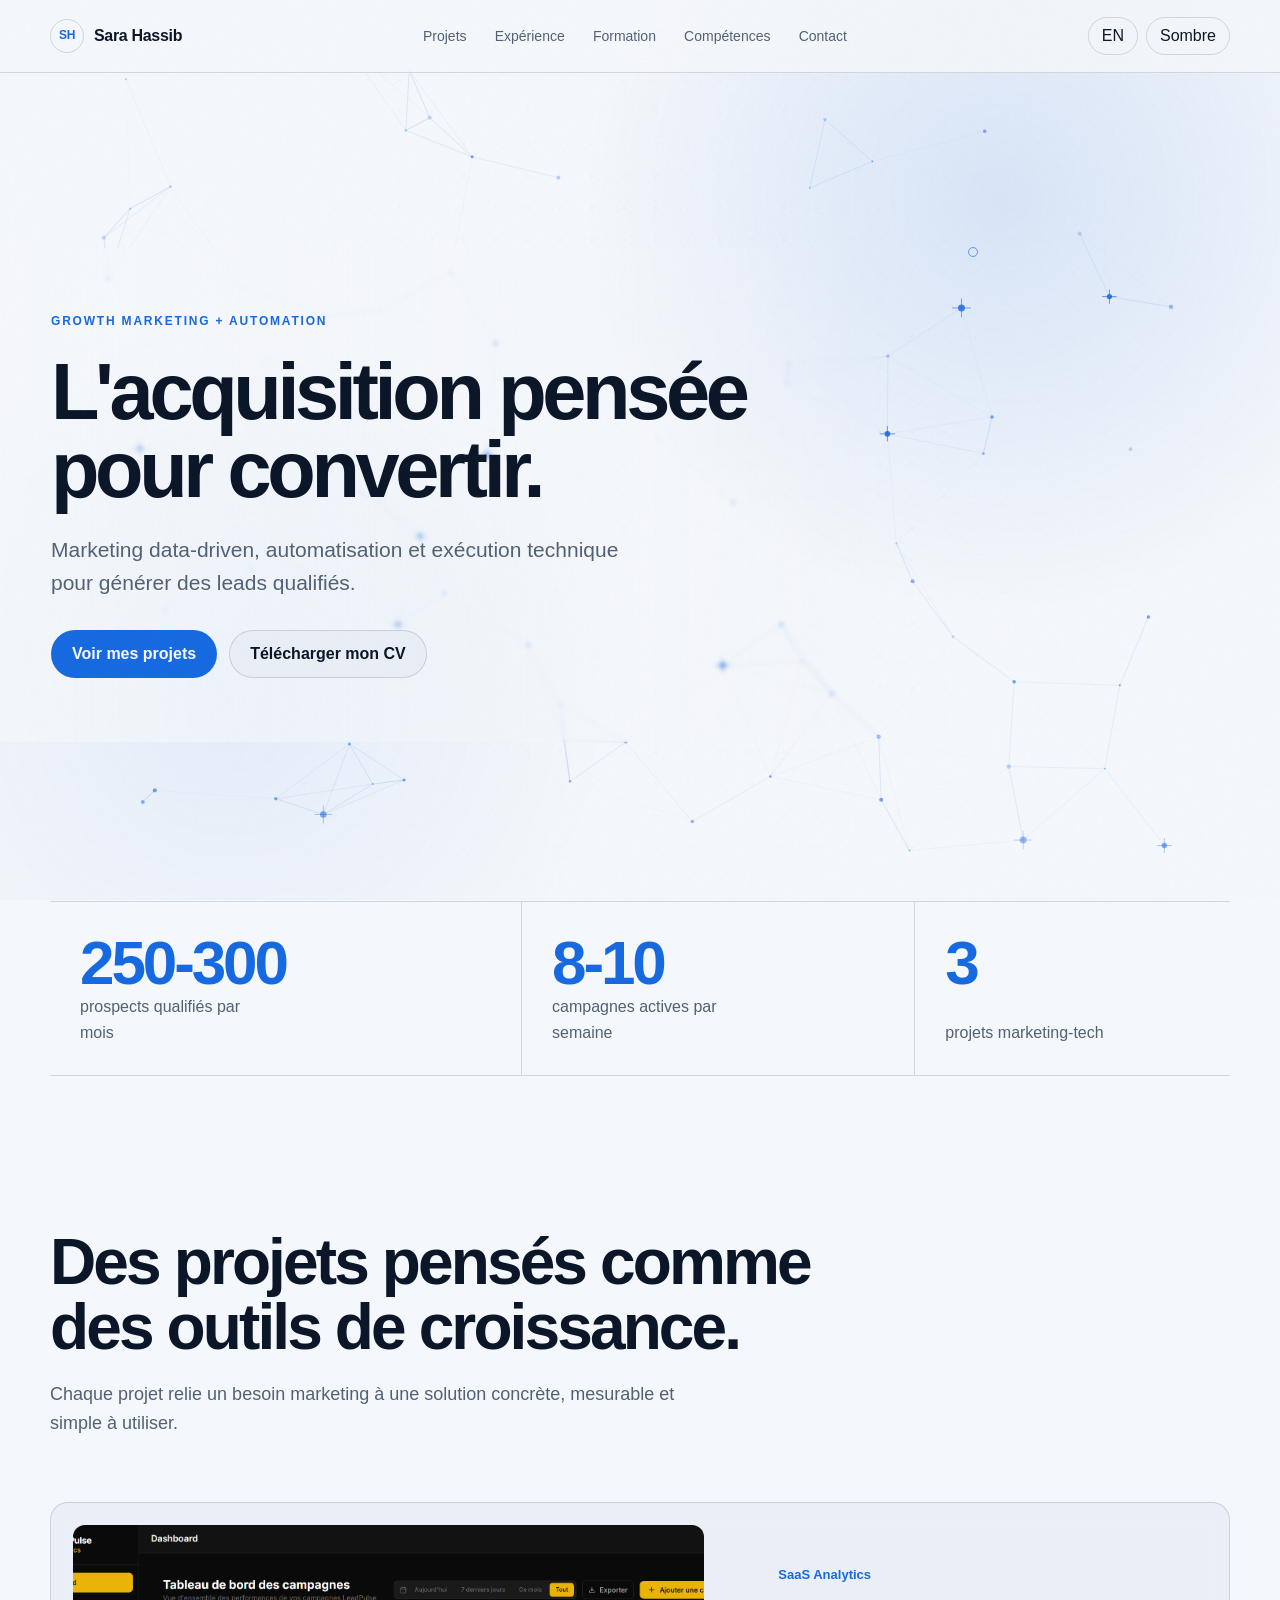
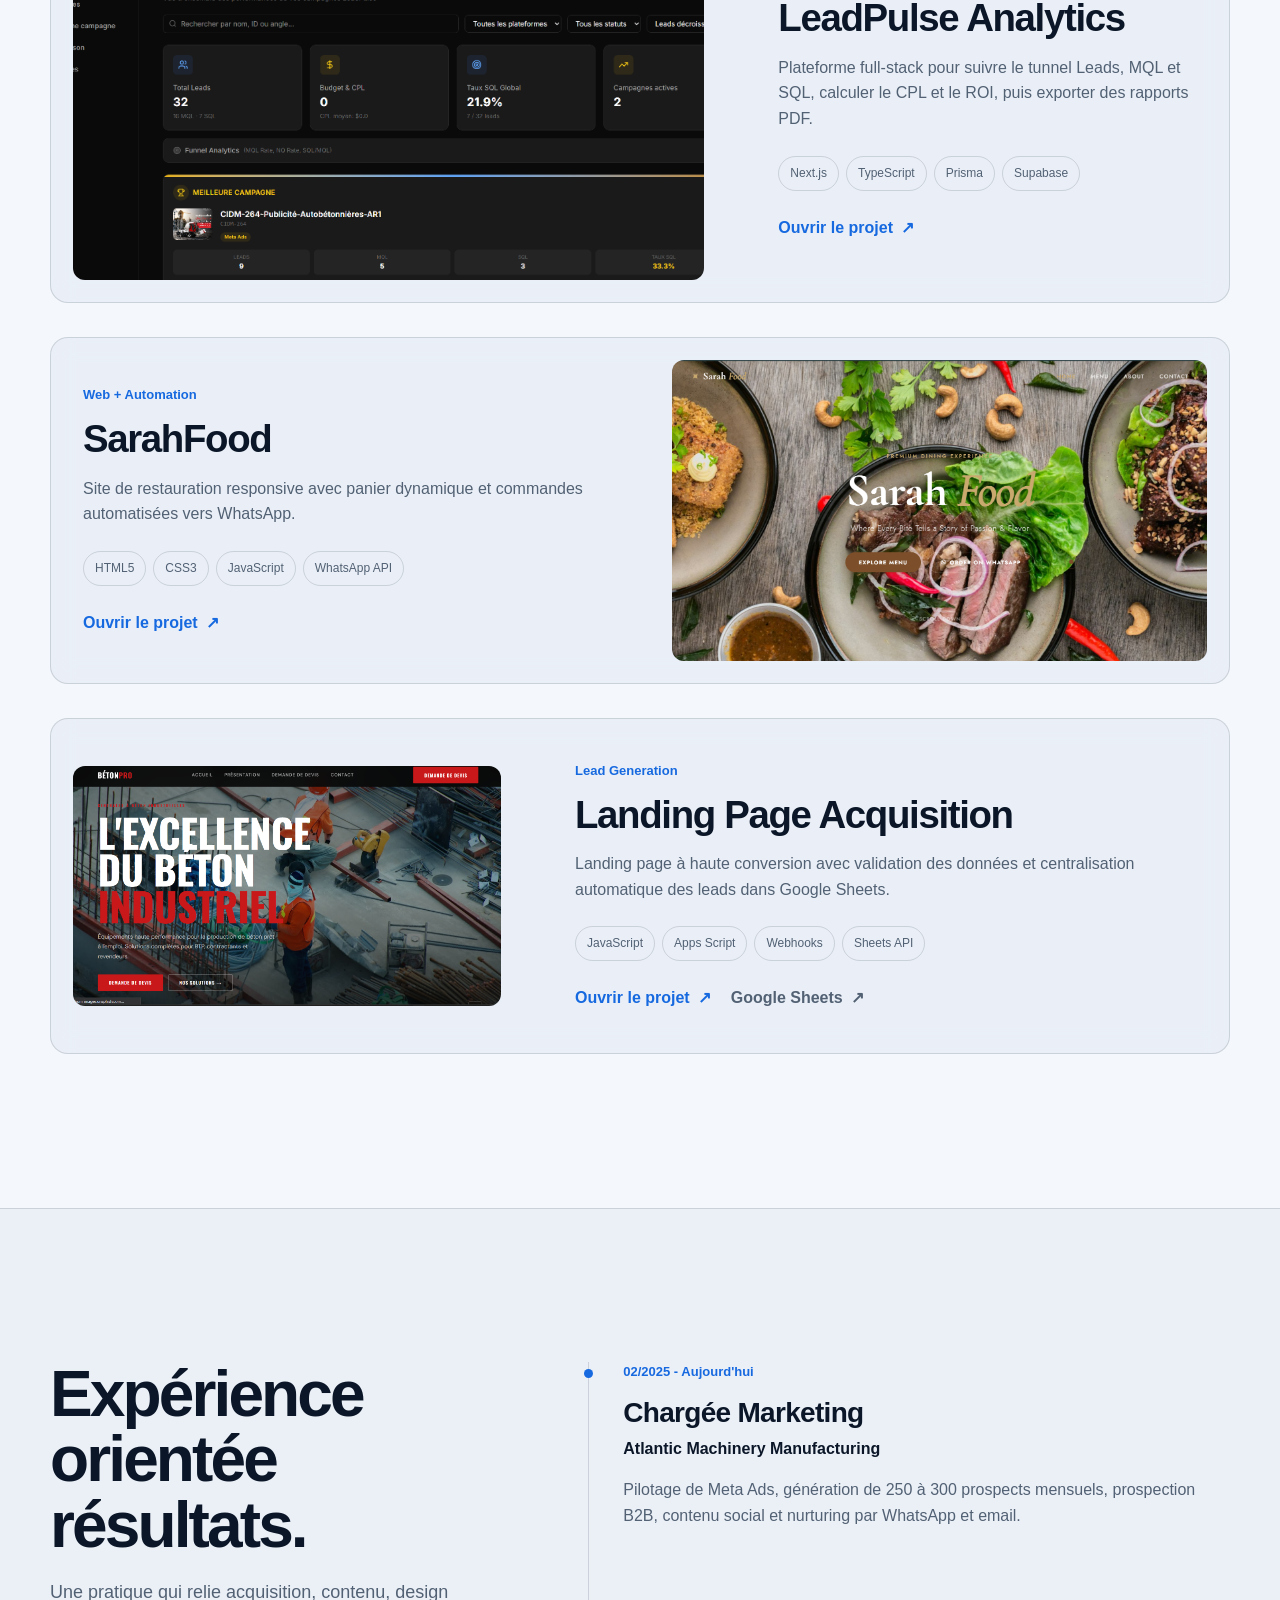
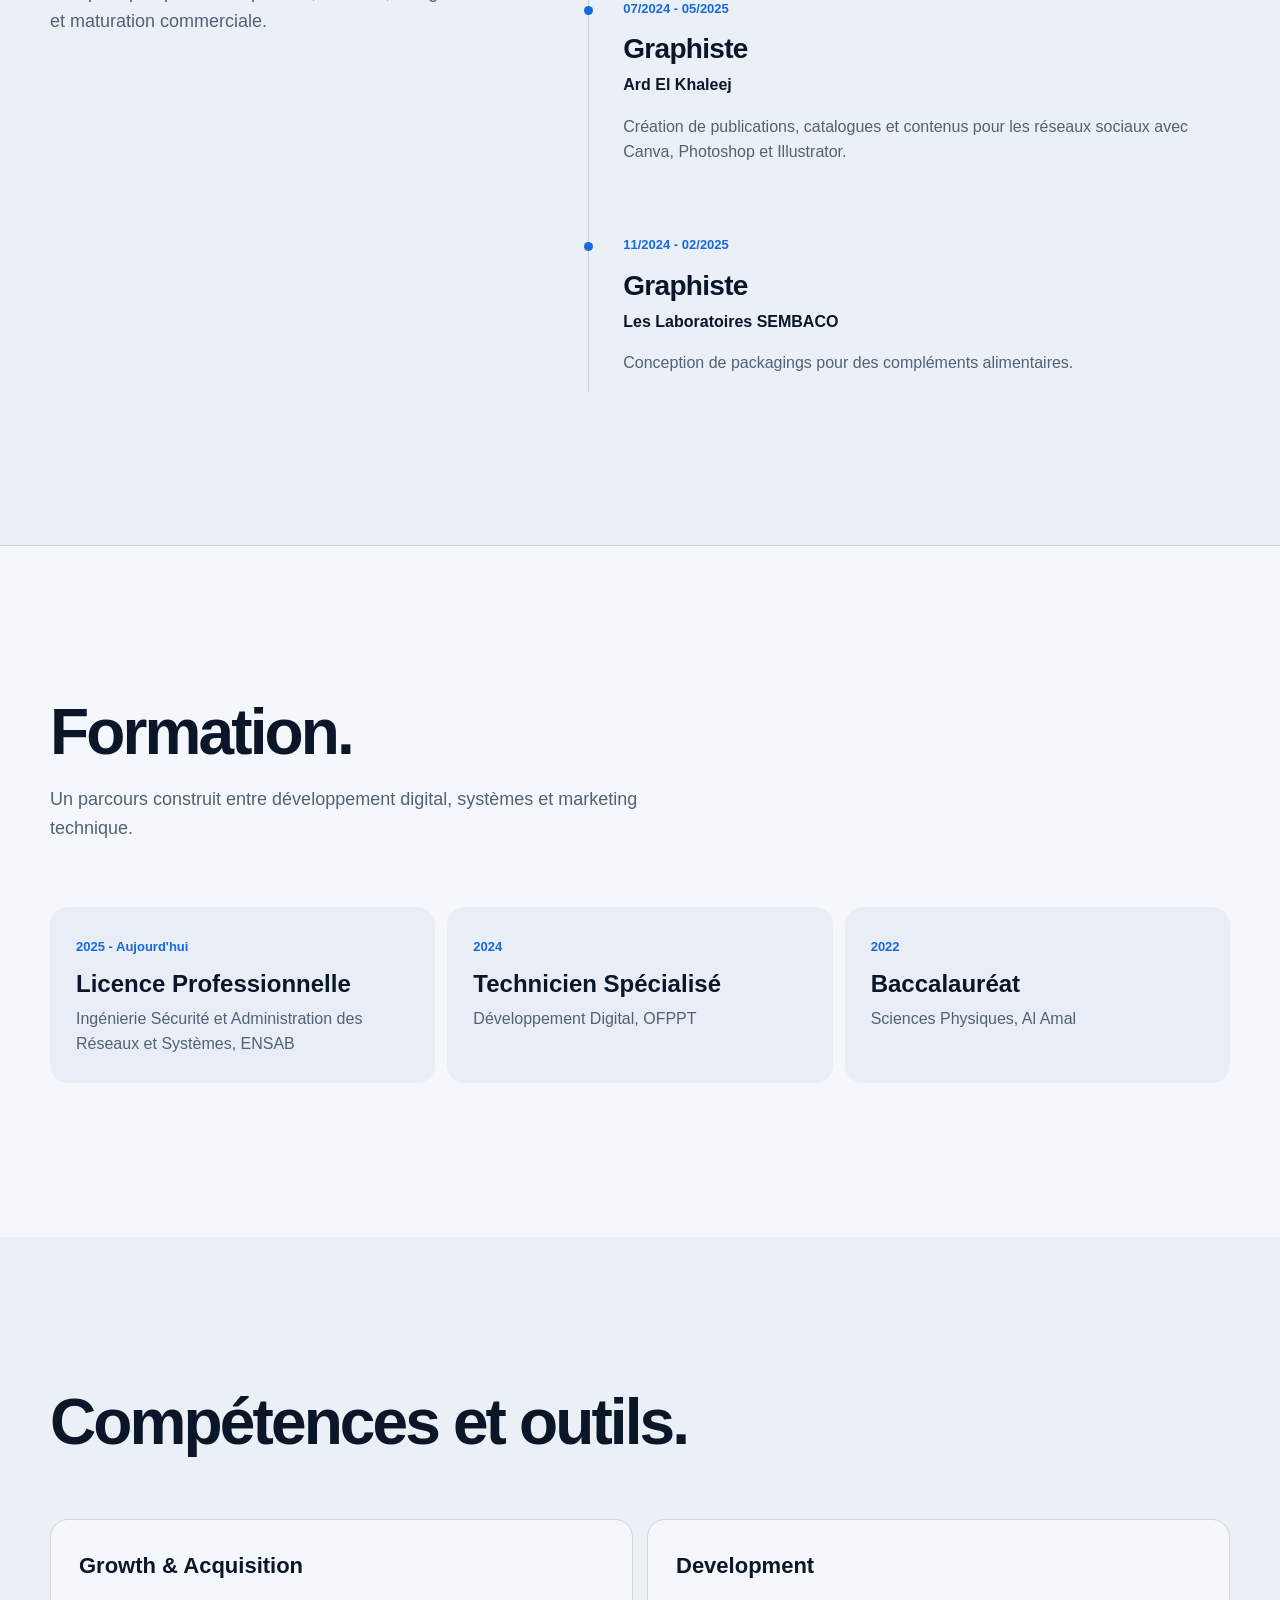
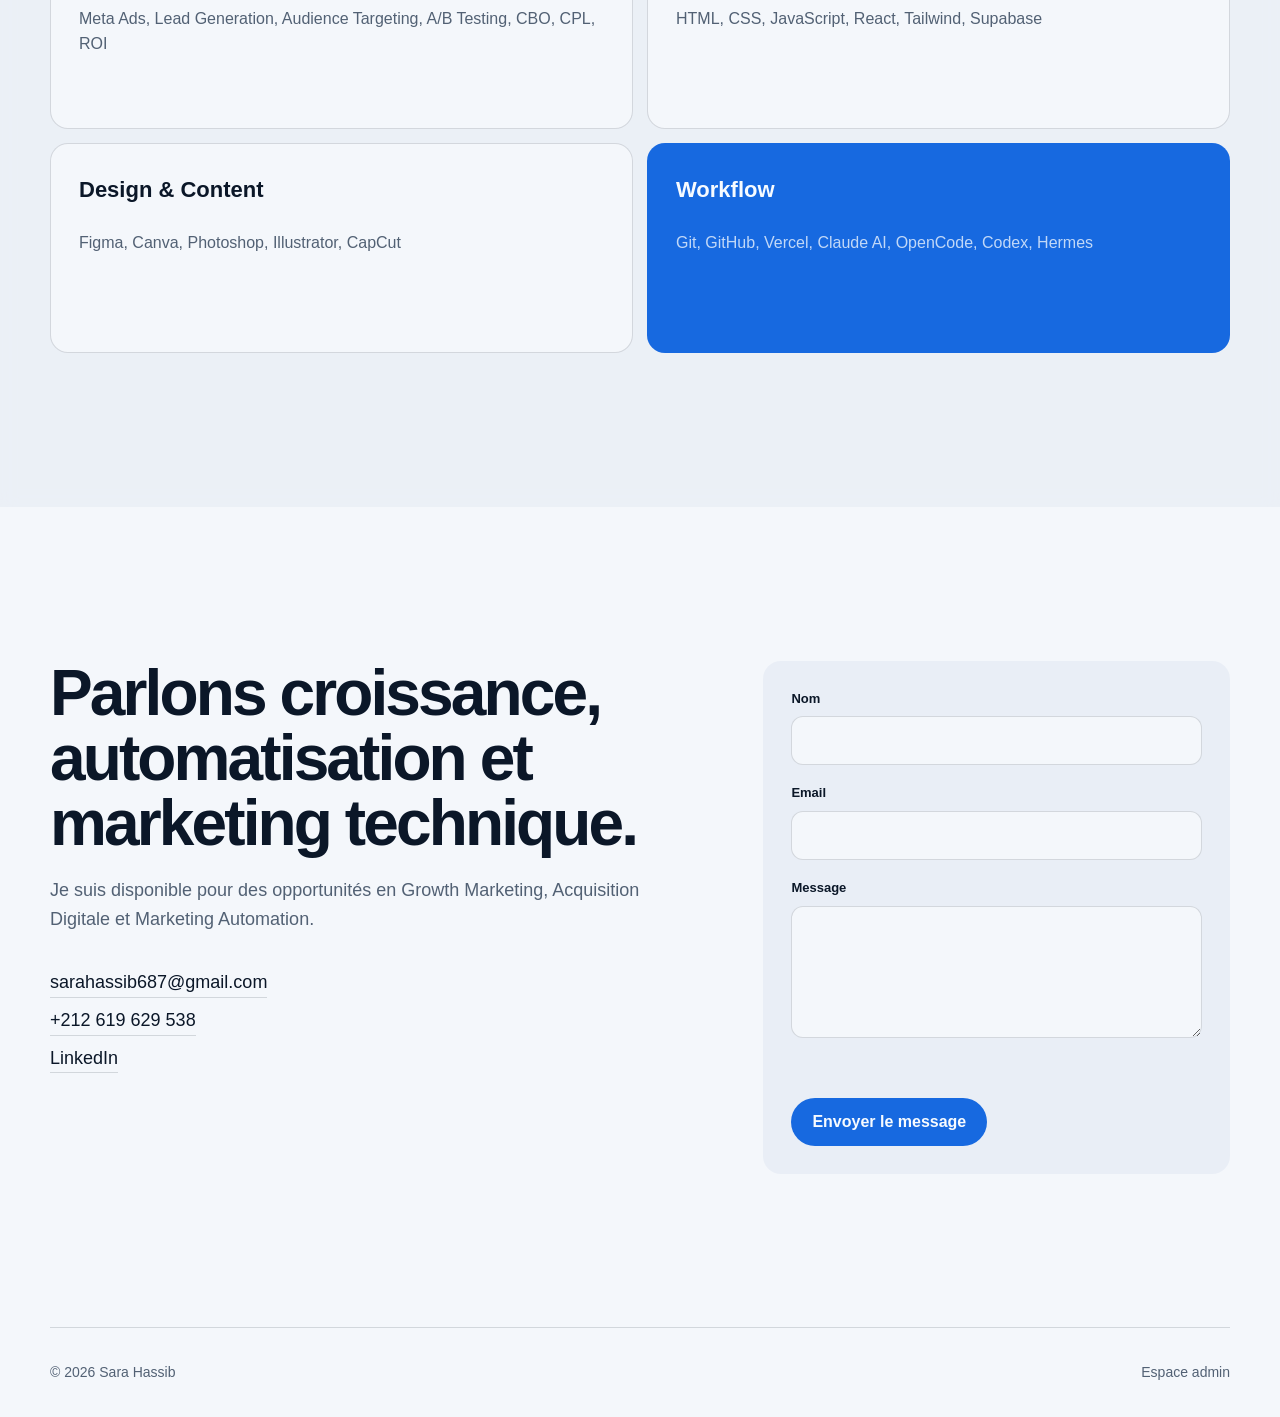
<file: index.html>
<!doctype html>
<html lang="fr" data-theme="dark">
  <head>
    <meta charset="UTF-8" />
    <meta name="viewport" content="width=device-width, initial-scale=1.0" />
    <meta name="description" content="Sara Hassib, spécialiste Growth Marketing, Marketing Automation et acquisition digitale." />
    <meta name="theme-color" content="#07111f" />
    <title>Sara Hassib | Growth Marketing & Automation</title>
    <link rel="stylesheet" href="styles.css" />
    <script src="app.js" defer></script>
  </head>
  <body>
    <div class="site-cosmos" aria-hidden="true">
      <canvas class="site-constellation"></canvas>
      <div class="constellation-core">
        <span></span><span></span><span></span>
      </div>
    </div>

    <a class="skip-link" href="#main" data-i18n="skip">Aller au contenu</a>

    <header class="site-header">
      <nav class="nav shell" aria-label="Navigation principale">
        <a class="brand" href="#home" aria-label="Sara Hassib, accueil">
          <span class="brand-mark">SH</span>
          <span>Sara Hassib</span>
        </a>
        <button class="menu-toggle" type="button" aria-expanded="false" aria-controls="nav-links">Menu</button>
        <div class="nav-links" id="nav-links">
          <a href="#projects" data-i18n="navProjects">Projets</a>
          <a href="#experience" data-i18n="navExperience">Expérience</a>
          <a href="#education" data-i18n="navEducation">Formation</a>
          <a href="#skills" data-i18n="navSkills">Compétences</a>
          <a href="#contact" data-i18n="navContact">Contact</a>
        </div>
        <div class="nav-actions">
          <button class="control language-toggle" type="button" aria-label="Changer la langue">EN</button>
          <button class="control theme-toggle" type="button" aria-label="Changer le thème"><span class="theme-label">Clair</span></button>
        </div>
      </nav>
    </header>

    <main id="main">
      <section class="hero shell" id="home">
        <div class="hero-copy reveal">
          <p class="eyebrow" data-i18n="heroEyebrow">Growth Marketing + Automation</p>
          <h1 data-i18n="heroTitle">L'acquisition pensée pour convertir.</h1>
          <p class="hero-intro" data-i18n="heroIntro">Marketing data-driven, automatisation et exécution technique pour générer des leads qualifiés.</p>
          <div class="hero-actions">
            <a class="button button-primary" href="#projects" data-i18n="viewProjects">Voir mes projets</a>
            <a class="button button-secondary" href="sarahassib.pdf" download data-i18n="downloadCv">Télécharger mon CV</a>
          </div>
        </div>

      </section>

      <section class="metrics shell" aria-label="Résultats clés">
        <article class="metric reveal"><strong data-count-min="250" data-count-max="300">250-300</strong><span data-i18n="metricLeads">prospects qualifiés par mois</span></article>
        <article class="metric reveal"><strong data-count-min="8" data-count-max="10">8-10</strong><span data-i18n="metricCampaigns">campagnes actives par semaine</span></article>
        <article class="metric reveal"><strong data-count-max="3">3</strong><span data-i18n="metricProjects">projets marketing-tech</span></article>
      </section>

      <section class="section shell" id="projects">
        <div class="section-heading reveal">
          <h2 data-i18n="projectsTitle">Des projets pensés comme des outils de croissance.</h2>
          <p data-i18n="projectsIntro">Chaque projet relie un besoin marketing à une solution concrète, mesurable et simple à utiliser.</p>
        </div>

        <div class="projects-list" id="projects-list">
          <article class="project project-featured reveal" data-project="project1">
            <div class="project-media">
              <img src="assets/projects/projet1.png" alt="Aperçu de LeadPulse Analytics" onerror="this.hidden=true; this.nextElementSibling.hidden=false" />
              <div class="media-placeholder" hidden><span>projet1.png</span><small data-i18n="placeholder">Ajoutez votre capture dans assets/projects</small></div>
            </div>
            <div class="project-copy">
              <p class="project-type">SaaS Analytics</p>
              <h3>LeadPulse Analytics</h3>
              <p data-i18n="project1Desc">Plateforme full-stack pour suivre le tunnel Leads, MQL et SQL, calculer le CPL et le ROI, puis exporter des rapports PDF.</p>
              <ul class="tag-list" aria-label="Technologies"><li>Next.js</li><li>TypeScript</li><li>Prisma</li><li>Supabase</li></ul>
              <a class="text-link" href="https://amm-concrete-batching-landing.vercel.app/dashboard" target="_blank" rel="noreferrer" data-i18n="openProject">Ouvrir le projet</a>
            </div>
          </article>

          <article class="project reveal" data-project="project2">
            <div class="project-copy">
              <p class="project-type">Web + Automation</p>
              <h3>SarahFood</h3>
              <p data-i18n="project2Desc">Site de restauration responsive avec panier dynamique et commandes automatisées vers WhatsApp.</p>
              <ul class="tag-list" aria-label="Technologies"><li>HTML5</li><li>CSS3</li><li>JavaScript</li><li>WhatsApp API</li></ul>
              <a class="text-link" href="https://sarahassib.github.io/SarahFood/" target="_blank" rel="noreferrer" data-i18n="openProject">Ouvrir le projet</a>
            </div>
            <div class="project-media">
              <img src="assets/projects/projet2.png" alt="Aperçu du site SarahFood" onerror="this.hidden=true; this.nextElementSibling.hidden=false" />
              <div class="media-placeholder" hidden><span>projet2.png</span><small data-i18n="placeholder">Ajoutez votre capture dans assets/projects</small></div>
            </div>
          </article>

          <article class="project project-compact reveal" data-project="project3">
            <div class="project-media">
              <img src="assets/projects/projet3.png" alt="Aperçu de la landing page de génération de leads" onerror="this.hidden=true; this.nextElementSibling.hidden=false" />
              <div class="media-placeholder" hidden><span>projet3.png</span><small data-i18n="placeholder">Ajoutez votre capture dans assets/projects</small></div>
            </div>
            <div class="project-copy">
              <p class="project-type">Lead Generation</p>
              <h3>Landing Page Acquisition</h3>
              <p data-i18n="project3Desc">Landing page à haute conversion avec validation des données et centralisation automatique des leads dans Google Sheets.</p>
              <ul class="tag-list" aria-label="Technologies"><li>JavaScript</li><li>Apps Script</li><li>Webhooks</li><li>Sheets API</li></ul>
              <div class="project-links">
                <a class="text-link" href="https://sarahassib.github.io/LeadsGeneration/" target="_blank" rel="noreferrer" data-i18n="openProject">Ouvrir le projet</a>
                <a class="text-link muted-link" href="https://docs.google.com/spreadsheets/d/1tE_KW6lC2EsuKJEOR2N5tfgs-bPGVl24IilDLNuSsjo/edit?usp=sharing" target="_blank" rel="noreferrer">Google Sheets</a>
              </div>
            </div>
          </article>
        </div>
      </section>

      <section class="section experience-section" id="experience">
        <div class="shell experience-grid">
          <div class="experience-intro reveal">
            <h2 data-i18n="experienceTitle">Expérience orientée résultats.</h2>
            <p data-i18n="experienceIntro">Une pratique qui relie acquisition, contenu, design et maturation commerciale.</p>
          </div>
          <div class="timeline" id="experience-list">
            <article class="timeline-item reveal">
              <div class="timeline-date">02/2025 - <span data-i18n="present">Aujourd'hui</span></div>
              <h3>Chargée Marketing</h3>
              <p class="company">Atlantic Machinery Manufacturing</p>
              <p data-i18n="exp1Desc">Pilotage de Meta Ads, génération de 250 à 300 prospects mensuels, prospection B2B, contenu social et nurturing par WhatsApp et email.</p>
            </article>
            <article class="timeline-item reveal">
              <div class="timeline-date">07/2024 - 05/2025</div>
              <h3>Graphiste</h3>
              <p class="company">Ard El Khaleej</p>
              <p data-i18n="exp2Desc">Création de publications, catalogues et contenus pour les réseaux sociaux avec Canva, Photoshop et Illustrator.</p>
            </article>
            <article class="timeline-item reveal">
              <div class="timeline-date">11/2024 - 02/2025</div>
              <h3>Graphiste</h3>
              <p class="company">Les Laboratoires SEMBACO</p>
              <p data-i18n="exp3Desc">Conception de packagings pour des compléments alimentaires.</p>
            </article>
          </div>
        </div>
      </section>

      <section class="section shell education-layout" id="education">
        <div class="section-heading reveal">
          <h2 data-i18n="educationTitle">Formation.</h2>
          <p data-i18n="educationIntro">Un parcours construit entre développement digital, systèmes et marketing technique.</p>
        </div>
        <div class="education-grid">
          <div class="education-list reveal" id="education-list">
            <article><time>2025 - <span data-i18n="present">Aujourd'hui</span></time><h3>Licence Professionnelle</h3><p data-i18n="degree1">Ingénierie Sécurité et Administration des Réseaux et Systèmes, ENSAB</p></article>
            <article><time>2024</time><h3 data-i18n="degree2Title">Technicien Spécialisé</h3><p data-i18n="degree2">Développement Digital, OFPPT</p></article>
            <article><time>2022</time><h3>Baccalauréat</h3><p data-i18n="degree3">Sciences Physiques, Al Amal</p></article>
          </div>
        </div>
      </section>

      <section class="section skills-section" id="skills">
        <div class="shell">
          <div class="section-heading reveal">
            <h2 data-i18n="skillsTitle">Compétences et outils.</h2>
          </div>
          <div class="skills-grid" id="skills-grid">
            <article class="skill-group reveal"><h3>Growth & Acquisition</h3><p>Meta Ads, Lead Generation, Audience Targeting, A/B Testing, CBO, CPL, ROI</p></article>
            <article class="skill-group reveal"><h3>Development</h3><p>HTML, CSS, JavaScript, React, Tailwind, Supabase</p></article>
            <article class="skill-group reveal"><h3>Design & Content</h3><p>Figma, Canva, Photoshop, Illustrator, CapCut</p></article>
            <article class="skill-group skill-accent reveal"><h3>Workflow</h3><p>Git, GitHub, Vercel, Claude AI, OpenCode, Codex, Hermes</p></article>
          </div>
        </div>
      </section>

      <section class="section contact-section shell" id="contact">
        <div class="contact-copy reveal">
          <h2 data-i18n="contactTitle">Parlons croissance, automatisation et marketing technique.</h2>
          <p data-i18n="contactIntro">Je suis disponible pour des opportunités en Growth Marketing, Acquisition Digitale et Marketing Automation.</p>
          <div class="contact-details">
            <a href="mailto:sarahassib687@gmail.com">sarahassib687@gmail.com</a>
            <a href="tel:+212619629538">+212 619 629 538</a>
            <a href="https://linkedin.com/in/sara-hassib" target="_blank" rel="noreferrer">LinkedIn</a>
          </div>
        </div>
        <form class="contact-form reveal" id="contact-form" novalidate>
          <label><span data-i18n="formName">Nom</span><input name="name" autocomplete="name" required /></label>
          <label><span>Email</span><input type="email" name="email" autocomplete="email" required /></label>
          <label><span data-i18n="formMessage">Message</span><textarea name="message" rows="5" required></textarea></label>
          <p class="form-status" role="status" aria-live="polite"></p>
          <button class="button button-primary" type="submit" data-i18n="sendMessage">Envoyer le message</button>
        </form>
      </section>
    </main>

    <footer class="footer shell">
      <p>© <span id="year"></span> Sara Hassib</p>
      <a href="admin.html" data-i18n="adminLink">Espace admin</a>
    </footer>
  </body>
</html>
</file>
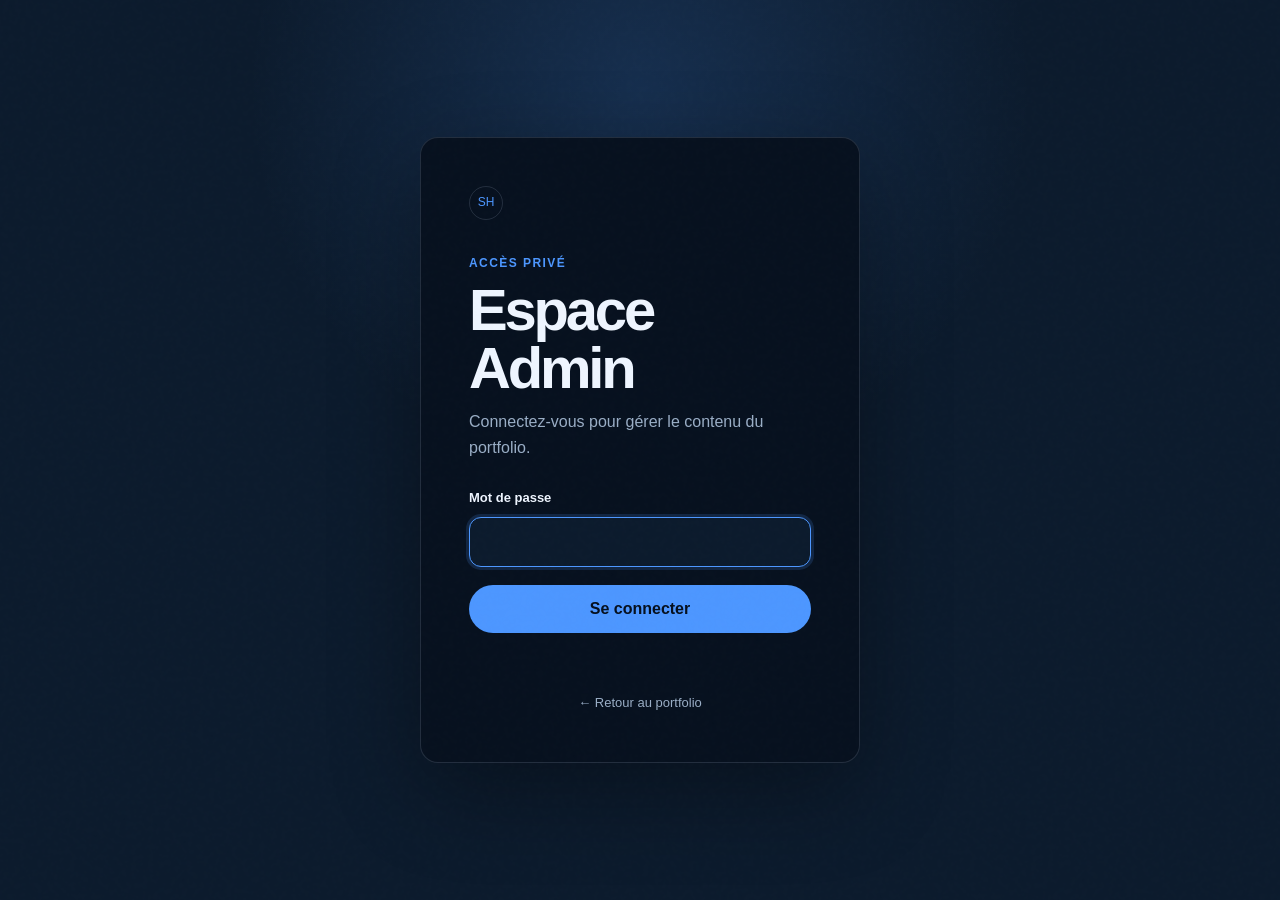
<file: admin.html>
<!doctype html>
<html lang="fr" data-theme="dark">
  <head>
    <meta charset="UTF-8" />
    <meta name="viewport" content="width=device-width, initial-scale=1.0" />
    <meta name="robots" content="noindex" />
    <title>Admin | Sara Hassib</title>
    <link rel="stylesheet" href="styles.css" />
    <link rel="stylesheet" href="admin.css" />
    <script src="admin.js" defer></script>
  </head>
  <body class="admin-body">
    <main class="admin-login" id="admin-login">
      <form class="login-card" id="login-form">
        <span class="brand-mark">SH</span>
        <p class="admin-kicker">Accès privé</p>
        <h1>Espace Admin</h1>
        <p>Connectez-vous pour gérer le contenu du portfolio.</p>
        <label>
          <span>Mot de passe</span>
          <input name="password" type="password" autocomplete="current-password" required autofocus />
        </label>
        <button class="button button-primary" type="submit">Se connecter</button>
        <p class="login-status" role="alert"></p>
        <a class="back-link" href="index.html">← Retour au portfolio</a>
      </form>
    </main>

    <div class="admin-app" id="admin-app" hidden>
    <header class="admin-header">
      <a class="brand" href="index.html"><span class="brand-mark">SH</span><span>Portfolio Admin</span></a>
      <div class="admin-header-actions">
        <a class="button button-secondary" href="index.html">Voir le portfolio</a>
        <button class="button button-secondary" id="logout-button" type="button">Déconnexion</button>
      </div>
    </header>
    <main class="admin-shell">
      <aside class="admin-sidebar">
        <p class="admin-kicker">Gestion du contenu</p>
        <h1>Bonjour Sara.</h1>
        <nav aria-label="Sections admin">
          <a class="active" href="#overview">Aperçu</a>
          <a href="#hero">Accueil</a>
          <a href="#projects-admin">Projets</a>
          <a href="#experience-admin">Expériences</a>
          <a href="#skills-admin">Compétences</a>
          <a href="#certifications-admin">Certifications</a>
        </nav>
        <p class="admin-note">Cette première version enregistre les changements sur cet appareil. La version Supabase ajoutera un login sécurisé et une publication en ligne.</p>
      </aside>
      <div class="admin-content">
        <section class="admin-section" id="overview">
          <div><p class="admin-kicker">Aperçu</p><h2>Contenu du portfolio</h2></div>
          <div class="admin-stats">
            <article><strong>3</strong><span>Projets</span></article>
            <article><strong>3</strong><span>Expériences</span></article>
            <article><strong>4</strong><span>Groupes de compétences</span></article>
            <article><strong id="cert-count">0</strong><span>Certifications</span></article>
          </div>
        </section>

        <section class="admin-section" id="hero">
          <div><p class="admin-kicker">Accueil</p><h2>Texte principal</h2></div>
          <form class="admin-form" id="hero-form">
            <label><span>Titre français</span><textarea name="heroFr" rows="3">L'acquisition pensée pour convertir.</textarea></label>
            <label><span>English title</span><textarea name="heroEn" rows="3">Acquisition built to convert.</textarea></label>
            <button class="button button-primary" type="submit">Enregistrer</button>
            <p class="save-status" role="status"></p>
          </form>
        </section>

        <section class="admin-section" id="projects-admin">
          <div><p class="admin-kicker">Projets</p><h2>Images attendues</h2></div>
          <div class="asset-list">
            <article><code>assets/projects/projet1.png</code><span>LeadPulse Analytics</span></article>
            <article><code>assets/projects/projet2.png</code><span>SarahFood</span></article>
            <article><code>assets/projects/projet3.png</code><span>Landing Page Acquisition</span></article>
          </div>
          <details class="admin-details">
            <summary>Ajouter un projet</summary>
            <form class="admin-form" id="project-form">
              <label><span>Titre</span><input name="title" required /></label>
              <label><span>Description française</span><textarea name="descriptionFr" rows="3" required></textarea></label>
              <label><span>English description</span><textarea name="descriptionEn" rows="3" required></textarea></label>
              <label><span>Technologies, séparées par des virgules</span><input name="tools" required /></label>
              <label><span>Lien du projet</span><input name="url" type="url" required /></label>
              <label><span>Nom de l'image, exemple projet4.webp</span><input name="image" required /></label>
              <button class="button button-primary" type="submit">Ajouter le projet</button>
            </form>
          </details>
          <div class="asset-list dynamic-list" id="project-admin-list"></div>
        </section>

        <section class="admin-section" id="experience-admin">
          <div><p class="admin-kicker">Expériences</p><h2>Expériences actuelles</h2></div>
          <div class="asset-list">
            <article><strong>Atlantic Machinery Manufacturing</strong><span>Chargée Marketing</span></article>
            <article><strong>Ard El Khaleej</strong><span>Graphiste</span></article>
            <article><strong>Les Laboratoires SEMBACO</strong><span>Graphiste</span></article>
          </div>
          <details class="admin-details">
            <summary>Ajouter une expérience</summary>
            <form class="admin-form" id="experience-form">
              <label><span>Poste</span><input name="role" required /></label>
              <label><span>Entreprise</span><input name="company" required /></label>
              <label><span>Période</span><input name="period" placeholder="08/2026 - Aujourd'hui" required /></label>
              <label><span>Description française</span><textarea name="descriptionFr" rows="3" required></textarea></label>
              <label><span>English description</span><textarea name="descriptionEn" rows="3" required></textarea></label>
              <button class="button button-primary" type="submit">Ajouter l'expérience</button>
            </form>
          </details>
          <div class="asset-list dynamic-list" id="experience-admin-list"></div>
        </section>

        <section class="admin-section" id="skills-admin">
          <div><p class="admin-kicker">Compétences</p><h2>Groupes publiés</h2></div>
          <div class="asset-list compact"><article>Growth & Acquisition</article><article>Development</article><article>Design & Content</article><article>Workflow</article></div>
          <details class="admin-details">
            <summary>Ajouter un groupe de compétences</summary>
            <form class="admin-form" id="skill-form">
              <label><span>Nom du groupe</span><input name="name" required /></label>
              <label><span>Compétences et outils, séparés par des virgules</span><textarea name="items" rows="3" required></textarea></label>
              <button class="button button-primary" type="submit">Ajouter le groupe</button>
            </form>
          </details>
          <div class="asset-list dynamic-list" id="skill-admin-list"></div>
        </section>

        <section class="admin-section" id="certifications-admin">
          <div><p class="admin-kicker">Certifications</p><h2>Ajouter une certification</h2></div>
          <form class="admin-form" id="cert-form">
            <label><span>Nom</span><input name="name" required /></label>
            <label><span>Organisation</span><input name="issuer" required /></label>
            <label><span>Année</span><input name="year" inputmode="numeric" required /></label>
            <label><span>Lien du certificat</span><input name="url" type="url" /></label>
            <button class="button button-primary" type="submit">Ajouter</button>
          </form>
          <div class="asset-list" id="cert-admin-list"></div>
        </section>
      </div>
    </main>
    </div>
  </body>
</html>
</file>
<file: styles.css>
:root {
  color-scheme: light;
  --bg: #f4f7fb;
  --surface: #e9eef6;
  --surface-strong: #dce5f1;
  --text: #0b1728;
  --muted: #526174;
  --line: rgba(11, 23, 40, 0.14);
  --accent: #1769e0;
  --accent-strong: #0d52bc;
  --accent-contrast: #f7fbff;
  --header: rgba(244, 247, 251, 0.82);
  --shadow: 0 24px 70px rgba(25, 64, 113, 0.14);
  --radius: 18px;
  --shell: min(1180px, calc(100% - 40px));
}

html[data-theme="dark"] {
  color-scheme: dark;
  --bg: #07111f;
  --surface: #0c1b2d;
  --surface-strong: #11243a;
  --text: #eef5ff;
  --muted: #9aaec6;
  --line: rgba(202, 221, 245, 0.14);
  --accent: #4d97ff;
  --accent-strong: #77afff;
  --accent-contrast: #06101e;
  --header: rgba(7, 17, 31, 0.82);
  --shadow: 0 28px 90px rgba(0, 0, 0, 0.32);
}

* { box-sizing: border-box; }
[hidden] { display: none !important; }
html { scroll-behavior: smooth; }
body {
  margin: 0;
  position: relative;
  isolation: isolate;
  background: var(--bg);
  color: var(--text);
  font-family: "Segoe UI Variable", "Aptos", "Segoe UI", sans-serif;
  line-height: 1.6;
  -webkit-font-smoothing: antialiased;
}
.site-cosmos { position: fixed; inset: 0; z-index: 0; overflow: hidden; pointer-events: none; background: radial-gradient(circle at 78% 22%, color-mix(in srgb, var(--accent) 13%, transparent), transparent 34%), radial-gradient(circle at 18% 78%, color-mix(in srgb, var(--accent) 7%, transparent), transparent 30%); }
.site-cosmos::after { content: ""; position: absolute; inset: 0; opacity: .14; background-image: radial-gradient(circle, color-mix(in srgb, var(--text) 48%, transparent) .7px, transparent 1px); background-size: 32px 32px; mask-image: radial-gradient(circle at center, black, transparent 88%); }
.site-constellation { position: absolute; inset: 0; z-index: 2; width: 100%; height: 100%; }
.constellation-core { position: absolute; left: 76%; top: 28%; z-index: 1; width: 10px; height: 10px; transform: translate(-50%, -50%); }
.constellation-core span { position: absolute; inset: 0; border: 1px solid color-mix(in srgb, var(--accent) 24%, transparent); border-radius: 50%; animation: constellation-ring 6s ease-out infinite; }
.constellation-core span:nth-child(2) { animation-delay: -2s; }
.constellation-core span:nth-child(3) { animation-delay: -4s; }
.site-header, main, .footer { position: relative; z-index: 1; }
body::before {
  content: "";
  position: fixed;
  inset: 0;
  pointer-events: none;
  z-index: 20;
  opacity: 0.035;
  background-image: url("data:image/svg+xml,%3Csvg viewBox='0 0 180 180' xmlns='http://www.w3.org/2000/svg'%3E%3Cfilter id='n'%3E%3CfeTurbulence type='fractalNoise' baseFrequency='.9' numOctaves='2' stitchTiles='stitch'/%3E%3C/filter%3E%3Crect width='100%25' height='100%25' filter='url(%23n)' opacity='.4'/%3E%3C/svg%3E");
}
a { color: inherit; text-decoration: none; }
button, input, textarea { font: inherit; }
button, a { -webkit-tap-highlight-color: transparent; }
.shell { width: var(--shell); margin-inline: auto; }
.skip-link { position: fixed; left: 16px; top: -60px; z-index: 100; padding: 10px 14px; background: var(--accent); color: var(--accent-contrast); border-radius: 10px; }
.skip-link:focus { top: 16px; }

.site-header { position: sticky; top: 0; z-index: 15; background: var(--header); backdrop-filter: blur(18px); border-bottom: 1px solid var(--line); }
.nav { min-height: 72px; display: grid; grid-template-columns: auto 1fr auto; align-items: center; gap: 24px; }
.brand { display: inline-flex; align-items: center; gap: 10px; font-weight: 700; letter-spacing: -0.02em; }
.brand-mark { width: 34px; aspect-ratio: 1; display: grid; place-items: center; border: 1px solid var(--line); border-radius: 50%; color: var(--accent); font-size: 12px; }
.nav-links { justify-self: center; display: flex; align-items: center; gap: clamp(16px, 2.2vw, 30px); font-size: 14px; color: var(--muted); }
.nav-links a, .footer a, .text-link { transition: color .25s ease; }
.nav-links a:hover, .nav-links a:focus-visible, .footer a:hover { color: var(--accent); }
.nav-actions { display: flex; gap: 8px; }
.control, .menu-toggle { min-height: 38px; padding: 0 13px; border: 1px solid var(--line); border-radius: 999px; background: transparent; color: var(--text); cursor: pointer; }
.control:hover { border-color: var(--accent); }
.menu-toggle { display: none; }

.hero { min-height: calc(100dvh - 72px); display: flex; align-items: center; padding-block: 72px 56px; }
.hero-copy { max-width: 900px; padding: clamp(28px, 5vw, 64px); margin-left: clamp(-64px, -5vw, -28px); border-left: 1px solid color-mix(in srgb, var(--accent) 48%, transparent); background: linear-gradient(90deg, color-mix(in srgb, var(--bg) 78%, transparent), color-mix(in srgb, var(--bg) 34%, transparent) 66%, transparent); backdrop-filter: blur(2px); }
.eyebrow { margin: 0 0 22px; color: var(--accent); font-size: 12px; font-weight: 700; letter-spacing: .15em; text-transform: uppercase; }
h1, h2, h3, p { margin-top: 0; }
h1 { max-width: 760px; margin-bottom: 24px; font-size: clamp(44px, 6.2vw, 82px); line-height: .98; letter-spacing: -.055em; font-weight: 720; }
.hero-intro { max-width: 590px; margin-bottom: 30px; font-size: clamp(17px, 2vw, 21px); color: var(--muted); }
.hero-actions { display: flex; flex-wrap: wrap; gap: 12px; }
.button { min-height: 48px; display: inline-flex; align-items: center; justify-content: center; padding: 0 20px; border: 1px solid transparent; border-radius: 999px; font-weight: 700; white-space: nowrap; cursor: pointer; transition: transform .2s ease, background .2s ease, border-color .2s ease; }
.button:active { transform: translateY(1px) scale(.985); }
.button-primary { background: var(--accent); color: var(--accent-contrast); }
.button-primary:hover { background: var(--accent-strong); }
.button-secondary { border-color: var(--line); background: var(--surface); }
.button-secondary:hover { border-color: var(--accent); }
.metrics { display: grid; grid-template-columns: 1.2fr 1fr .8fr; border-top: 1px solid var(--line); border-bottom: 1px solid var(--line); }
.metric { min-height: 170px; padding: 30px; display: flex; flex-direction: column; justify-content: space-between; border-right: 1px solid var(--line); }
.metric:last-child { border-right: 0; }
.metric strong { font-size: clamp(38px, 5vw, 62px); line-height: 1; letter-spacing: -.05em; color: var(--accent); }
.metric span { max-width: 190px; color: var(--muted); }

.section { padding-block: clamp(90px, 12vw, 160px); }
.section-heading { max-width: 800px; margin-bottom: 64px; }
.section-heading h2, .experience-intro h2, .contact-copy h2 { margin-bottom: 20px; font-size: clamp(36px, 5vw, 66px); line-height: 1.02; letter-spacing: -.045em; }
.section-heading p, .experience-intro p, .contact-copy > p { max-width: 640px; color: var(--muted); font-size: 18px; }
.projects-list { display: grid; gap: 34px; }
.project { display: grid; grid-template-columns: 1fr 1fr; gap: clamp(24px, 5vw, 68px); align-items: center; padding: 22px; border: 1px solid var(--line); border-radius: var(--radius); background: color-mix(in srgb, var(--surface) 88%, transparent); backdrop-filter: blur(12px); transition: transform .55s cubic-bezier(.16,1,.3,1), border-color .35s ease, box-shadow .55s ease; }
.project:hover { transform: translateY(-8px); border-color: color-mix(in srgb, var(--accent) 45%, var(--line)); box-shadow: 0 34px 80px color-mix(in srgb, var(--accent) 12%, transparent); }
.project-featured { grid-template-columns: 1.18fr .82fr; }
.project-compact { grid-template-columns: .8fr 1.2fr; }
.project-media { width: 100%; aspect-ratio: 16 / 9; min-height: 0; overflow: hidden; border-radius: calc(var(--radius) - 6px); background: var(--surface-strong); transform: translateZ(0); }
.project-media img { display: block; width: 100%; height: 100%; min-height: 0; object-fit: cover; object-position: center top; transition: transform .8s cubic-bezier(.16,1,.3,1); }
.project:hover .project-media img { transform: scale(1.035); }
.media-placeholder { width: 100%; height: 100%; min-height: 0; display: grid; place-content: center; gap: 8px; text-align: center; padding: 24px; background: linear-gradient(135deg, color-mix(in srgb, var(--accent) 12%, var(--surface-strong)), var(--surface-strong)); }
.media-placeholder span { color: var(--accent); font: 700 16px ui-monospace, monospace; }
.media-placeholder small { color: var(--muted); }
.project-copy { padding: 20px 10px; }
.project-type { margin-bottom: 13px; color: var(--accent); font-size: 13px; font-weight: 700; }
.project h3 { margin-bottom: 16px; font-size: clamp(30px, 3vw, 46px); line-height: 1.05; letter-spacing: -.035em; }
.project-copy > p:not(.project-type) { color: var(--muted); }
.tag-list { display: flex; flex-wrap: wrap; gap: 7px; padding: 0; margin: 24px 0; list-style: none; }
.tag-list li { padding: 7px 11px; border: 1px solid var(--line); border-radius: 999px; color: var(--muted); font-size: 12px; }
.text-link { display: inline-flex; align-items: center; gap: 8px; color: var(--accent); font-weight: 700; }
.text-link::after { content: "↗"; }
.text-link:hover { color: var(--accent-strong); }
.project-links { display: flex; flex-wrap: wrap; gap: 20px; }
.muted-link { color: var(--muted); }

.experience-section { background: color-mix(in srgb, var(--surface) 80%, transparent); backdrop-filter: blur(8px); border-block: 1px solid var(--line); }
.experience-grid { display: grid; grid-template-columns: .78fr 1.22fr; gap: clamp(50px, 10vw, 130px); }
.experience-intro { position: sticky; top: 120px; align-self: start; }
.timeline { display: grid; }
.timeline-item { padding: 0 0 54px 34px; border-left: 1px solid var(--line); position: relative; }
.timeline-item::before { content: ""; position: absolute; left: -5px; top: 7px; width: 9px; aspect-ratio: 1; border-radius: 50%; background: var(--accent); }
.timeline-item:last-child { padding-bottom: 0; }
.timeline-date { color: var(--accent); font-size: 13px; font-weight: 700; }
.timeline-item h3 { margin: 8px 0 0; font-size: 28px; letter-spacing: -.025em; }
.company { color: var(--text); font-weight: 650; }
.timeline-item > p:last-child { max-width: 650px; color: var(--muted); }

.education-grid { display: grid; grid-template-columns: 1fr; gap: 30px; }
.education-list { display: grid; grid-template-columns: repeat(3, 1fr); gap: 12px; }
.education-list article { padding: 26px; border-radius: var(--radius); background: var(--surface); }
.education-list time { color: var(--accent); font-size: 13px; font-weight: 700; }
.education-list h3 { margin: 7px 0 2px; font-size: 24px; }
.education-list p { margin-bottom: 0; color: var(--muted); }
.skills-section { background: color-mix(in srgb, var(--surface) 80%, transparent); backdrop-filter: blur(8px); }
.skills-grid { display: grid; grid-template-columns: repeat(2, 1fr); gap: 14px; }
.skill-group { min-height: 210px; padding: 28px; border: 1px solid var(--line); border-radius: var(--radius); background: var(--bg); }
.skill-group h3 { font-size: 22px; }
.skill-group p { color: var(--muted); }
.skill-accent { background: var(--accent); color: var(--accent-contrast); border-color: transparent; }
.skill-accent p { color: inherit; opacity: .76; }

.contact-section { display: grid; grid-template-columns: 1fr .78fr; gap: clamp(48px, 9vw, 120px); }
.contact-details { display: grid; gap: 8px; margin-top: 34px; }
.contact-details a { width: fit-content; font-size: 18px; border-bottom: 1px solid var(--line); }
.contact-details a:hover { color: var(--accent); }
.contact-form { display: grid; gap: 18px; align-content: start; padding: 28px; border-radius: var(--radius); background: var(--surface); }
.contact-form label { display: grid; gap: 7px; font-size: 13px; font-weight: 700; }
.contact-form input, .contact-form textarea { width: 100%; border: 1px solid var(--line); border-radius: 12px; background: var(--bg); color: var(--text); padding: 13px 14px; outline: none; resize: vertical; }
.contact-form input:focus, .contact-form textarea:focus { border-color: var(--accent); box-shadow: 0 0 0 3px color-mix(in srgb, var(--accent) 18%, transparent); }
.contact-form .button { justify-self: start; }
.form-status { min-height: 24px; margin-bottom: 0; color: var(--muted); font-size: 14px; }
.footer { min-height: 90px; display: flex; align-items: center; justify-content: space-between; border-top: 1px solid var(--line); color: var(--muted); font-size: 14px; }
.footer p { margin: 0; }

.reveal { opacity: 0; transform: translateY(36px) scale(.985); filter: blur(5px); transition: opacity .85s cubic-bezier(.16,1,.3,1), transform .85s cubic-bezier(.16,1,.3,1), filter .85s cubic-bezier(.16,1,.3,1); }
.reveal.is-visible { opacity: 1; transform: translateY(0); }
.reveal.is-visible { filter: blur(0); }
.orbit-one { animation: spin 18s linear infinite; }
.orbit-two { animation: spin-reverse 22s linear infinite; }
@keyframes constellation-ring { 0% { transform: scale(1); opacity: .58; } 100% { transform: scale(24); opacity: 0; } }
@keyframes spin { to { transform: rotate(344deg); } }
@keyframes spin-reverse { to { transform: rotate(-325deg); } }

@media (max-width: 920px) {
  .nav { grid-template-columns: auto auto 1fr; }
  .menu-toggle { display: inline-flex; justify-self: end; }
  .nav-links { display: none; position: absolute; top: 72px; left: 20px; right: 20px; padding: 18px; border: 1px solid var(--line); border-radius: var(--radius); background: var(--bg); box-shadow: var(--shadow); }
  .nav-links.open { display: grid; gap: 12px; }
  .nav-actions { justify-self: end; }
  .hero { min-height: calc(100dvh - 72px); padding-top: 72px; }
  .experience-grid, .contact-section { grid-template-columns: 1fr; }
  .experience-intro { position: static; }
  .skills-grid { grid-template-columns: 1fr 1fr; }
}

@media (max-width: 680px) {
  :root { --shell: min(100% - 28px, 1180px); --radius: 15px; }
  .nav { gap: 10px; }
  .brand > span:last-child { display: none; }
  .menu-toggle { min-height: 36px; padding-inline: 10px; }
  .control { min-height: 36px; padding-inline: 10px; }
  .theme-label { font-size: 0; }
  .theme-label::after { content: "◐"; font-size: 15px; }
  .hero { padding-block: 56px 40px; }
  .hero-copy { margin-left: -14px; padding: 26px 18px; }
  h1 { font-size: clamp(42px, 13vw, 60px); }
  .metrics { grid-template-columns: 1fr; }
  .metric { min-height: 132px; border-right: 0; border-bottom: 1px solid var(--line); }
  .metric:last-child { border-bottom: 0; }
  .section { padding-block: 84px; }
  .section-heading { margin-bottom: 42px; }
  .project, .project-featured, .project-compact { grid-template-columns: 1fr; padding: 12px; }
  .project:nth-child(2) .project-media { order: -1; }
  .project-media { aspect-ratio: 16 / 10; }
  .education-grid, .education-list, .skills-grid { grid-template-columns: 1fr; }
  .contact-form { padding: 20px; }
  .footer { min-height: 110px; align-items: flex-start; justify-content: center; flex-direction: column; gap: 8px; }
}

@media (prefers-reduced-motion: reduce) {
  html { scroll-behavior: auto; }
  *, *::before, *::after { animation-duration: .01ms !important; animation-iteration-count: 1 !important; transition-duration: .01ms !important; }
  .reveal { opacity: 1; transform: none; }
  .constellation-core span { animation: none; }
}
</file>
<file: admin.css>
.admin-body { background: var(--surface); }
.admin-login { min-height: 100dvh; display: grid; place-items: center; padding: 24px; background: radial-gradient(circle at 50% 10%, color-mix(in srgb, var(--accent) 16%, transparent), transparent 38%), var(--surface); }
.login-card { width: min(100%, 440px); padding: clamp(28px, 6vw, 48px); border: 1px solid var(--line); border-radius: var(--radius); background: var(--bg); box-shadow: var(--shadow); }
.login-card .brand-mark { margin-bottom: 34px; }
.login-card h1 { margin-bottom: 12px; font-size: clamp(38px, 8vw, 58px); line-height: 1; }
.login-card > p:not(.admin-kicker, .login-status) { color: var(--muted); margin-bottom: 28px; }
.login-card label { display: grid; gap: 8px; margin-bottom: 18px; font-size: 13px; font-weight: 700; }
.login-card input { width: 100%; min-height: 50px; border: 1px solid var(--line); border-radius: 12px; background: var(--surface); color: var(--text); padding: 0 14px; outline: none; }
.login-card input:focus { border-color: var(--accent); box-shadow: 0 0 0 3px color-mix(in srgb, var(--accent) 16%, transparent); }
.login-card .button { width: 100%; }
.login-status { min-height: 24px; margin: 12px 0 0; color: #ff6b7d; font-size: 13px; }
.back-link { display: block; width: fit-content; margin: 24px auto 0; color: var(--muted); font-size: 13px; }
.back-link:hover { color: var(--accent); }
.admin-header-actions { display: flex; gap: 8px; }
.admin-header { min-height: 72px; display: flex; align-items: center; justify-content: space-between; padding: 0 28px; border-bottom: 1px solid var(--line); background: var(--bg); }
.admin-shell { width: min(1380px, calc(100% - 40px)); margin: 34px auto 80px; display: grid; grid-template-columns: 270px 1fr; gap: 28px; }
.admin-sidebar { position: sticky; top: 20px; align-self: start; padding: 26px; border-radius: var(--radius); background: var(--bg); }
.admin-sidebar h1 { font-size: 32px; letter-spacing: -.035em; }
.admin-kicker { margin-bottom: 8px; color: var(--accent); font-size: 12px; font-weight: 750; text-transform: uppercase; letter-spacing: .12em; }
.admin-sidebar nav { display: grid; gap: 6px; margin: 28px 0; }
.admin-sidebar nav a { padding: 10px 12px; border-radius: 10px; color: var(--muted); }
.admin-sidebar nav a:hover, .admin-sidebar nav a.active { background: var(--surface); color: var(--text); }
.admin-note { margin: 0; color: var(--muted); font-size: 13px; }
.admin-content { display: grid; gap: 20px; }
.admin-section { padding: clamp(24px, 4vw, 46px); border-radius: var(--radius); background: var(--bg); }
.admin-section h2 { margin-bottom: 24px; font-size: clamp(28px, 4vw, 44px); letter-spacing: -.04em; }
.admin-stats { display: grid; grid-template-columns: repeat(4, 1fr); gap: 10px; }
.admin-stats article { min-height: 140px; padding: 20px; display: flex; flex-direction: column; justify-content: space-between; border-radius: 14px; background: var(--surface); }
.admin-stats strong { color: var(--accent); font-size: 38px; }
.admin-stats span { color: var(--muted); font-size: 13px; }
.admin-form { max-width: 760px; display: grid; gap: 16px; }
.admin-form label { display: grid; gap: 7px; font-size: 13px; font-weight: 700; }
.admin-form input, .admin-form textarea { width: 100%; border: 1px solid var(--line); border-radius: 12px; background: var(--surface); color: var(--text); padding: 13px 14px; outline: none; resize: vertical; }
.admin-form input:focus, .admin-form textarea:focus { border-color: var(--accent); }
.admin-form .button { justify-self: start; }
.save-status { min-height: 22px; margin: 0; color: var(--accent); }
.asset-list { display: grid; gap: 10px; }
.asset-list article { display: flex; align-items: center; justify-content: space-between; gap: 20px; padding: 16px; border-radius: 12px; background: var(--surface); }
.asset-list code { color: var(--accent); }
.asset-list span { color: var(--muted); }
.asset-list.compact { grid-template-columns: 1fr 1fr; }
.cert-remove { border: 1px solid var(--line); border-radius: 999px; background: transparent; color: var(--text); padding: 7px 12px; cursor: pointer; }
.admin-details { margin-top: 24px; border: 1px solid var(--line); border-radius: 14px; background: var(--surface); }
.admin-details summary { padding: 16px 18px; cursor: pointer; font-weight: 750; }
.admin-details[open] summary { border-bottom: 1px solid var(--line); }
.admin-details .admin-form { padding: 20px; }
.dynamic-list { margin-top: 12px; }
@media (max-width: 900px) { .admin-shell { grid-template-columns: 1fr; } .admin-sidebar { position: static; } .admin-sidebar nav { grid-template-columns: 1fr 1fr; } .admin-stats { grid-template-columns: 1fr 1fr; } }
@media (max-width: 560px) { .admin-header { padding: 0 14px; } .admin-header .brand > span:last-child { display: none; } .admin-header .button { min-height: 40px; padding-inline: 11px; font-size: 12px; } .admin-header-actions { gap: 5px; } .admin-shell { width: min(100% - 24px, 1380px); margin-top: 16px; } .admin-stats, .asset-list.compact { grid-template-columns: 1fr; } .asset-list article { align-items: flex-start; flex-direction: column; } }
</file>
